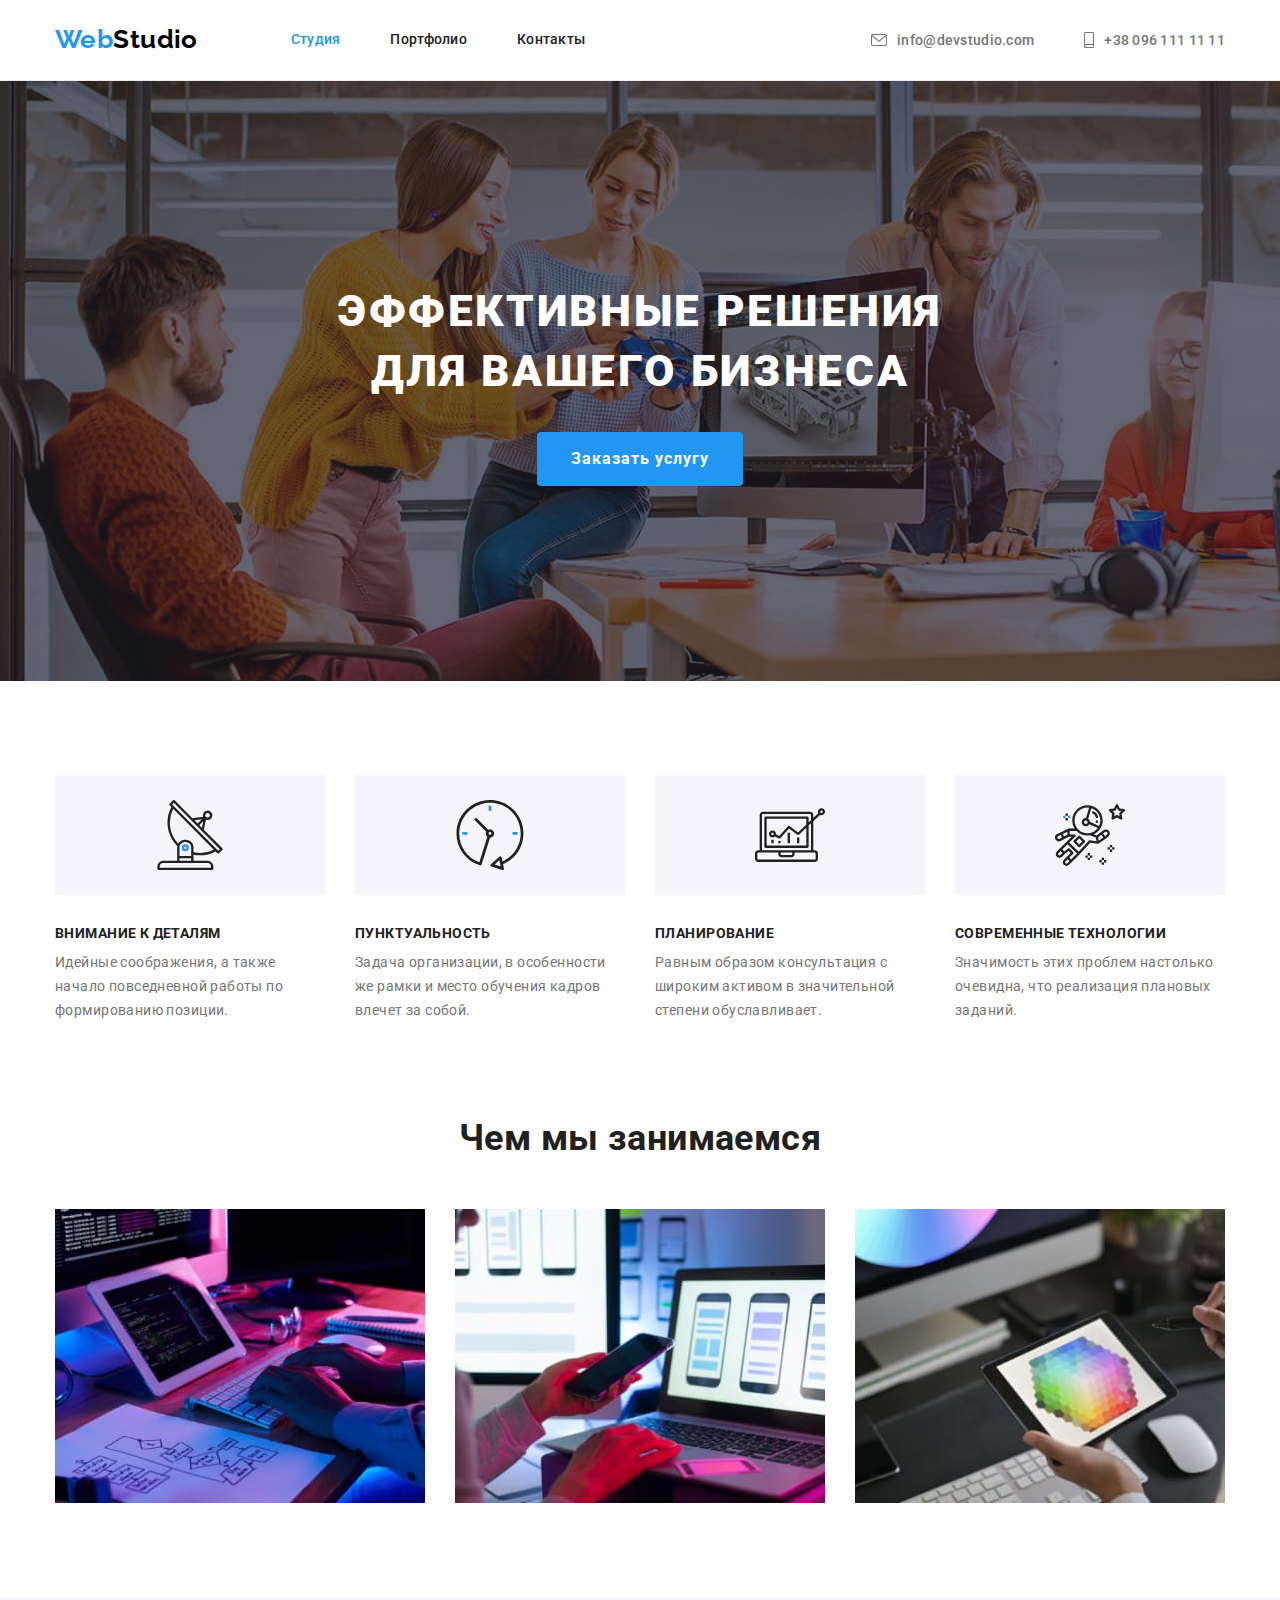
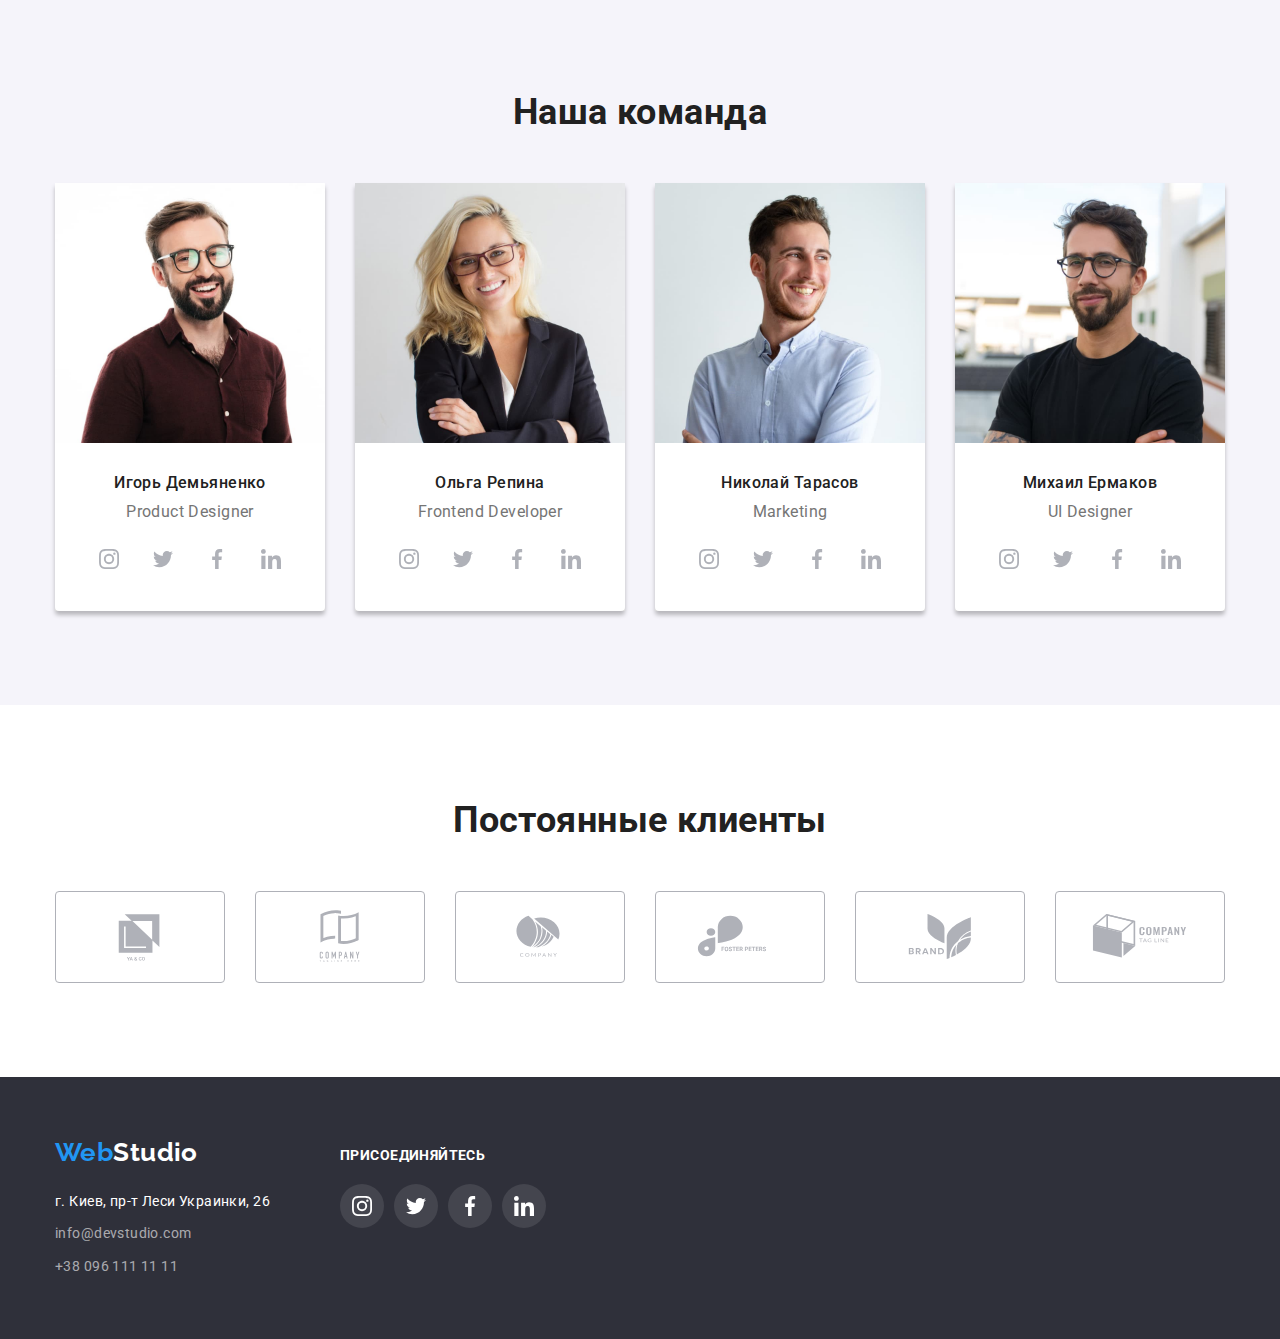
<file: index.html>
<!DOCTYPE html>
<html lang="en">
  <head>
    <meta charset="UTF-8" />
    <meta http-equiv="X-UA-Compatible" content="IE=edge" />
    <meta name="viewport" content="width=device-width, initial-scale=1.0" />
    <title>homework#4</title>
    <link
      href="https://fonts.googleapis.com/css2?family=Raleway:wght@700&family=Roboto:wght@400;500;700;900&display=swap"
      rel="stylesheet"
    />
    <link
      rel="stylesheet"
      href="https://cdnjs.cloudflare.com/ajax/libs/modern-normalize/1.0.0/modern-normalize.css"
    />
    <link rel="stylesheet" href="./css/style.css" />
  </head>
  <body>
    <header class="header">
      <div class="container">
        <!-- nav section -->
        <nav class="navigation">
          <a href="./" class="logo">Web<span class="logo-name">Studio</span></a>
          <ul class="pagination">
            <li class="item">
              <a href="./" class="link current">Студия</a>
            </li>

            <li class="item">
              <a href="./portofolio.html" class="link">Портфолио</a>
            </li>

            <li class="item"><a href="" class="link">Контакты</a></li>
          </ul>
        </nav>
        <!-- my contacts section -->
        <ul class="contacts">
          <li class="item mail">
            <a href="mailto:info@devstudio.com" class="link">
              <svg class="mail-icon">
                <use href="./images/icon.svg#envelope"></use>
              </svg>
              info@devstudio.com</a
            >
          </li>

          <li class="item phone">
            <a href="tel:+380961111111" class="link">
              <svg class="phone-icon">
                <use href="./images/icon.svg#smartphone"></use>
              </svg>
              +38 096 111 11 11</a
            >
          </li>
        </ul>
      </div>
    </header>
    <main>
      <!-- hero section -->
      <section class="hero">
        <div class="container">
          <h1 class="title">Эффективные решения для вашего бизнеса</h1>
          <button class="btn" type="button">Заказать услугу</button>
        </div>
      </section>
      <!-- our soft skills -->
      <section class="section">
        <div class="container">
          <h2 class="visually-hidden">our soft skills</h2>
          <ul class="featurse">
            <li class="item">
              <div class="featurse-card-icon">
                <svg class="featurse-icon">
                  <use href="./images/icon.svg#antenna"></use>
                </svg>
              </div>
              <h3 class="subtitle">Внимание к деталям</h3>
              <p>
                Идейные соображения, а также начало повседневной работы по
                формированию позиции.
              </p>
            </li>

            <li class="item">
              <div class="featurse-card-icon">
                <svg class="featurse-icon">
                  <use href="./images/icon.svg#clock"></use>
                </svg>
              </div>
              <h3 class="subtitle">Пунктуальность</h3>
              <p>
                Задача организации, в особенности же рамки и место обучения
                кадров влечет за собой.
              </p>
            </li>

            <li class="item">
              <div class="featurse-card-icon">
                <svg class="featurse-icon">
                  <use href="./images/icon.svg#diagram"></use>
                </svg>
              </div>
              <h3 class="subtitle">Планирование</h3>
              <p>
                Равным образом консультация с широким активом в значительной
                степени обуславливает.
              </p>
            </li>

            <li class="item">
              <div class="featurse-card-icon">
                <svg class="featurse-icon">
                  <use href="./images/icon.svg#astronaut"></use>
                </svg>
              </div>
              <h3 class="subtitle">Современные технологии</h3>
              <p>
                Значимость этих проблем настолько очевидна, что реализация
                плановых заданий.
              </p>
            </li>
          </ul>
        </div>
      </section>
      <!-- our works section -->
      <section class="section nottop">
        <div class="container work">
          <h2 class="title">Чем мы занимаемся</h2>
          <ul class="work-list">
            <li class="item">
              <img
                src="./images/keyboard.jpg"
                alt="foto keyboard"
                width="370"
              />
            </li>

            <li class="item">
              <img src="./images/laptop.jpg" alt="foto laptop" width="370" />
            </li>
            <li class="item">
              <img src="./images/tablet.jpg" alt="foto tablet" width="370" />
            </li>
          </ul>
        </div>
      </section>
      <!-- our teams section -->
      <section class="section teams">
        <div class="container teams">
          <h2 class="title">Наша команда</h2>
          <ul class="teams-list">
            <li class="item">
              <div class="card">
                <div class="car-thumb">
                  <img
                    src="./images/designer.jpg"
                    alt="foto designer"
                    width="270"
                  />
                </div>
                <div class="card-content">
                  <h3 class="subtitle teams">Игорь Демьяненко</h3>
                  <p class="text">Product Designer</p>

                  <ul class="social-list">
                    <li class="social-item">
                      <a href="" class="social-link">
                        <svg class="social-icon">
                          <use href="./images/icon.svg#instagram"></use>
                        </svg>
                      </a>
                    </li>
                    <li class="social-item">
                      <a href="" class="social-link">
                        <svg class="social-icon">
                          <use href="./images/icon.svg#twitter"></use>
                        </svg>
                      </a>
                    </li>
                    <li class="social-item">
                      <a href="" class="social-link">
                        <svg class="social-icon">
                          <use href="./images/icon.svg#facebook"></use>
                        </svg>
                      </a>
                    </li>
                    <li class="social-item">
                      <a href="" class="social-link">
                        <svg class="social-icon">
                          <use href="./images/icon.svg#linkedin"></use>
                        </svg>
                      </a>
                    </li>
                  </ul>
                </div>
              </div>
            </li>

            <li class="item">
              <div class="card">
                <div class="card-thumb">
                  <img
                    src="./images/developer.jpg"
                    alt="foto developer"
                    width="270"
                  />
                </div>
                <div class="card-content">
                  <h3 class="subtitle teams">Ольга Репина</h3>
                  <p class="text">Frontend Developer</p>
                  <ul class="social-list">
                    <li class="social-item">
                      <a href="" class="social-link">
                        <svg class="social-icon">
                          <use href="./images/icon.svg#instagram"></use>
                        </svg>
                      </a>
                    </li>
                    <li class="social-item">
                      <a href="" class="social-link">
                        <svg class="social-icon">
                          <use href="./images/icon.svg#twitter"></use>
                        </svg>
                      </a>
                    </li>
                    <li class="social-item">
                      <a href="" class="social-link">
                        <svg class="social-icon">
                          <use href="./images/icon.svg#facebook"></use>
                        </svg>
                      </a>
                    </li>
                    <li class="social-item">
                      <a href="" class="social-link">
                        <svg class="social-icon">
                          <use href="./images/icon.svg#linkedin"></use>
                        </svg>
                      </a>
                    </li>
                  </ul>
                </div>
              </div>
            </li>

            <li class="item">
              <div class="card">
                <div class="card-thumb">
                  <img
                    src="./images/marketing.jpg"
                    alt="foto marketing"
                    width="270"
                  />
                </div>
                <div class="card-content">
                  <h3 class="subtitle teams">Николай Тарасов</h3>
                  <p class="text">Marketing</p>
                  <ul class="social-list">
                    <li class="social-item">
                      <a href="" class="social-link">
                        <svg class="social-icon">
                          <use href="./images/icon.svg#instagram"></use>
                        </svg>
                      </a>
                    </li>
                    <li class="social-item">
                      <a href="" class="social-link">
                        <svg class="social-icon">
                          <use href="./images/icon.svg#twitter"></use>
                        </svg>
                      </a>
                    </li>
                    <li class="social-item">
                      <a href="" class="social-link">
                        <svg class="social-icon">
                          <use href="./images/icon.svg#facebook"></use>
                        </svg>
                      </a>
                    </li>
                    <li class="social-item">
                      <a href="" class="social-link">
                        <svg class="social-icon">
                          <use href="./images/icon.svg#linkedin"></use>
                        </svg>
                      </a>
                    </li>
                  </ul>
                </div>
              </div>
            </li>

            <li class="item">
              <div class="card">
                <div class="card-thumb">
                  <img
                    src="./images/UI-designer.jpg"
                    alt="foto UI-designer"
                    width="270"
                  />
                </div>
                <div class="card-content">
                  <h3 class="subtitle teams">Михаил Ермаков</h3>
                  <p class="text">UI Designer</p>
                  <ul class="social-list">
                    <li class="social-item">
                      <a href="" class="social-link">
                        <svg class="social-icon">
                          <use href="./images/icon.svg#instagram"></use>
                        </svg>
                      </a>
                    </li>
                    <li class="social-item">
                      <a href="" class="social-link">
                        <svg class="social-icon">
                          <use href="./images/icon.svg#twitter"></use>
                        </svg>
                      </a>
                    </li>
                    <li class="social-item">
                      <a href="" class="social-link">
                        <svg class="social-icon">
                          <use href="./images/icon.svg#facebook"></use>
                        </svg>
                      </a>
                    </li>
                    <li class="social-item">
                      <a href="" class="social-link">
                        <svg class="social-icon">
                          <use href="./images/icon.svg#linkedin"></use>
                        </svg>
                      </a>
                    </li>
                  </ul>
                </div>
              </div>
            </li>
          </ul>
        </div>
      </section>
      <!-- cliaents section -->
      <section class="section">
        <div class="container clients">
          <h2 class="title">Постоянные клиенты</h2>
          <ul class="clients-list">
            <li class="clients-item">
              <a href="" class="clients-link">
                <svg class="clients-icon">
                  <use href="./images/icon.svg#company-1"></use>
                </svg>
              </a>
            </li>

            <li class="clients-item">
              <a href="" class="clients-link">
                <svg class="clients-icon">
                  <use href="./images/icon.svg#company-2"></use>
                </svg>
              </a>
            </li>

            <li class="clients-item">
              <a href="" class="clients-link">
                <svg class="clients-icon">
                  <use href="./images/icon.svg#company-3"></use>
                </svg>
              </a>
            </li>

            <li class="clients-item">
              <a href="" class="clients-link">
                <svg class="clients-icon">
                  <use href="./images/icon.svg#company-4"></use>
                </svg>
              </a>
            </li>

            <li class="clients-item">
              <a href="" class="clients-link">
                <svg class="clients-icon">
                  <use href="./images/icon.svg#company-5"></use>
                </svg>
              </a>
            </li>

            <li class="clients-item">
              <a href="" class="clients-link">
                <svg class="clients-icon">
                  <use href="./images/icon.svg#company-6"></use>
                </svg>
              </a>
            </li>
          </ul>
        </div>
      </section>
    </main>
    <footer class="footer">
      <div class="container">
        <div class="left-part">
          <div class="footer-logo">
            <a href="./" class="logo"
              >Web<span class="logo name">Studio</span></a
            >
          </div>
          <address class="address">г. Киев, пр-т Леси Украинки, 26</address>
          <ul class="footer-list">
            <li class="item">
              <a href="mailto:info@devstudio.com" class="link"
                >info@devstudio.com</a
              >
            </li>
            <li class="item">
              <a href="tel:+380961111111" class="link">+38 096 111 11 11</a>
            </li>
          </ul>
        </div>
        <div class="right-part">
          <p class="text">присоединяйтесь</p>
          <ul class="footer-social-list">
            <li class="footer-social-item">
              <a href="" class="footer-social-link">
                <svg class="footer-social-icon">
                  <use href="./images/icon.svg#instagram"></use>
                </svg>
              </a>
            </li>
            <li class="footer-social-item">
              <a href="" class="footer-social-link">
                <svg class="footer-social-icon">
                  <use href="./images/icon.svg#twitter"></use>
                </svg>
              </a>
            </li>
            <li class="footer-social-item">
              <a href="" class="footer-social-link">
                <svg class="footer-social-icon">
                  <use href="./images/icon.svg#facebook"></use>
                </svg>
              </a>
            </li>
            <li class="footer-social-item">
              <a href="" class="footer-social-link">
                <svg class="footer-social-icon">
                  <use href="./images/icon.svg#linkedin"></use>
                </svg>
              </a>
            </li>
          </ul>
        </div>
      </div>
    </footer>
  </body>
</html>
</file>
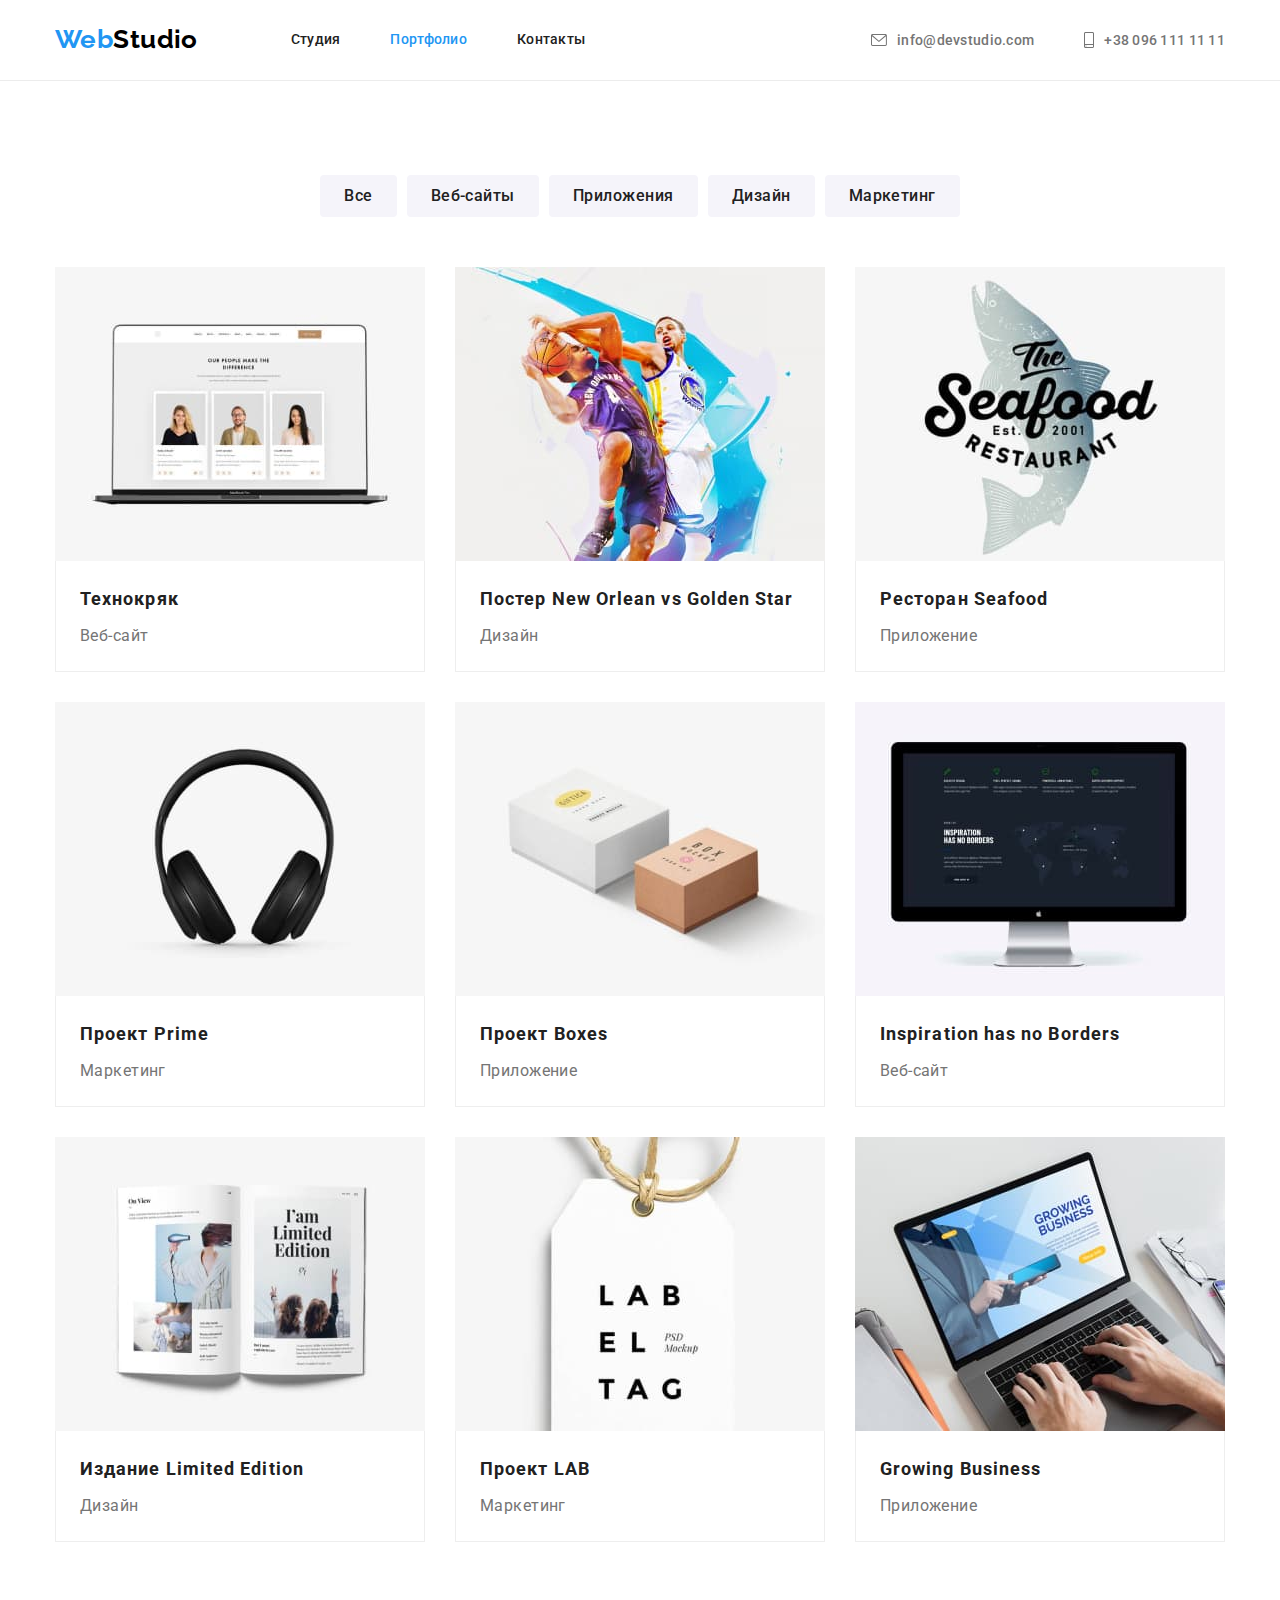
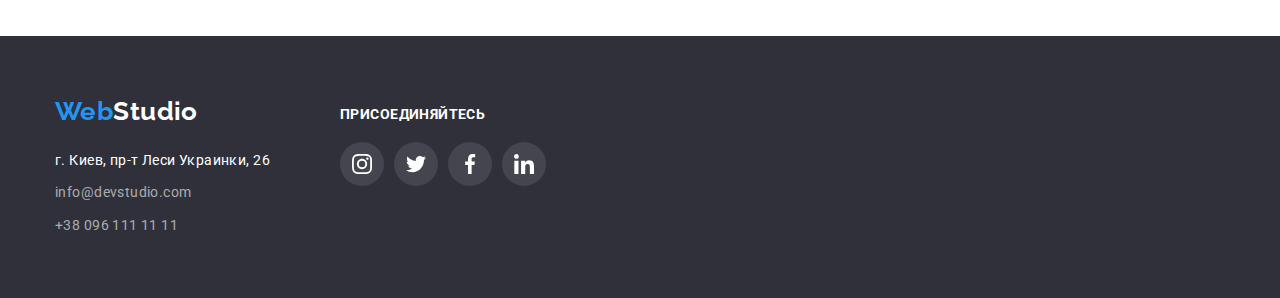
<file: portofolio.html>
<!DOCTYPE html>
<html lang="en">
  <head>
    <meta charset="UTF-8" />
    <meta http-equiv="X-UA-Compatible" content="IE=edge" />
    <meta name="viewport" content="width=device-width, initial-scale=1.0" />
    <title>portofolio</title>
    <link
      href="https://fonts.googleapis.com/css2?family=Raleway:wght@700&family=Roboto:wght@400;500;700;900&display=swap"
      rel="stylesheet"
    />
    <link
      rel="stylesheet"
      href="https://cdnjs.cloudflare.com/ajax/libs/modern-normalize/1.0.0/modern-normalize.css"
    />
    <link rel="stylesheet" href="./css/style.css" />
  </head>
  <body>
    <header class="header">
      <div class="container">
        <!-- nav section -->
        <nav class="navigation">
          <a href="./" class="logo">Web<span class="logo-name">Studio</span></a>
          <ul class="pagination">
            <li class="item">
              <a href="./" class="link">Студия</a>
            </li>

            <li class="item">
              <a href="./portofolio.html" class="link current">Портфолио</a>
            </li>

            <li class="item"><a href="" class="link">Контакты</a></li>
          </ul>
        </nav>
        <!-- my contacts section -->
        <ul class="contacts">
          <li class="item mail">
            <a href="mailto:info@devstudio.com" class="link">
              <svg class="mail-icon">
                <use href="./images/icon.svg#envelope"></use>
              </svg>
              info@devstudio.com</a
            >
          </li>

          <li class="item phone">
            <a href="tel:+380961111111" class="link">
              <svg class="phone-icon">
                <use href="./images/icon.svg#smartphone"></use>
              </svg>
              +38 096 111 11 11</a
            >
          </li>
        </ul>
      </div>
    </header>
    <main class="portofolio">
      <section class="portofolio-section">
        <div class="container">
          <h1 class="visually-hidden">portofolio</h1>
          <ul class="portofolio-list">
            <li class="portofolio-item">
              <button class="btn" type="button">Все</button>
            </li>

            <li class="portofolio-item">
              <button class="btn" type="button">Веб-сайты</button>
            </li>

            <li class="portofolio-item">
              <button class="btn" type="button">Приложения</button>
            </li>

            <li class="portofolio-item">
              <button class="btn" type="button">Дизайн</button>
            </li>

            <li class="portofolio-item">
              <button class="btn" type="button">Маркетинг</button>
            </li>
          </ul>
          <!-- portofolio content section -->
          <ul class="portofolio-content">
            <li class="portofolio-item-page">
              <div class="card">
                <a href="" class="card-link">
                  <div class="card-thumb">
                    <img
                      src="./images/technokryak.jpg"
                      alt="foto laptop"
                      width="370"
                    />
                  </div>
                  <div class="portofolio-card-content">
                    <h2 class="title">Технокряк</h2>
                    <p class="text">Веб-сайт</p>
                  </div>
                </a>
              </div>
            </li>

            <li class="portofolio-item-page">
              <div class="card">
                <a href="" class="card-link">
                  <div class="card-thumb">
                    <img
                      src="./images/poster.jpg"
                      alt="foto of two basketball players"
                      width="370"
                    />
                  </div>
                  <div class="portofolio-card-content">
                    <h2 class="title">Постер New Orlean vs Golden Star</h2>
                    <p class="text">Дизайн</p>
                  </div>
                </a>
              </div>
            </li>

            <li class="portofolio-item-page">
              <div class="card">
                <a href="" class="card-link">
                  <div class="card-thumb">
                    <img
                      src="./images/restaurant-seafood.jpg"
                      alt="logo restaurant-seafood"
                      width="370"
                    />
                  </div>
                  <div class="portofolio-card-content">
                    <h2 class="title">Ресторан Seafood</h2>
                    <p class="text">Приложение</p>
                  </div>
                </a>
              </div>
            </li>

            <li class="portofolio-item-page">
              <div class="card">
                <a href="" class="card-link">
                  <div class="card-thumb">
                    <img
                      src="./images/project-prime.jpg"
                      alt="foto headphones"
                      width="370"
                    />
                  </div>
                  <div class="portofolio-card-content">
                    <h2 class="title">Проект Prime</h2>
                    <p class="text">Маркетинг</p>
                  </div>
                </a>
              </div>
            </li>

            <li class="portofolio-item-page">
              <div class="card">
                <a href="" class="card-link">
                  <div class="card-thumb">
                    <img
                      src="./images/project-boxes.jpg"
                      alt="foto two boxes"
                      width="370"
                    />
                  </div>
                  <div class="portofolio-card-content">
                    <h2 class="title">Проект Boxes</h2>
                    <p class="text">Приложение</p>
                  </div>
                </a>
              </div>
            </li>

            <li class="portofolio-item-page">
              <div class="card">
                <a href="" class="card-link">
                  <div class="card-thumb">
                    <img
                      src="./images/inspiration-has-no-borders.jpg"
                      alt="foto apple pc"
                      width="370"
                    />
                  </div>
                  <div class="portofolio-card-content">
                    <h2 class="title">Inspiration has no Borders</h2>
                    <p class="text">Веб-сайт</p>
                  </div>
                </a>
              </div>
            </li>

            <li class="portofolio-item-page">
              <div class="card">
                <a href="" class="card-link">
                  <div class="card-thumb">
                    <img
                      src="./images/Edition-limited-edition.jpg"
                      alt="foto edition"
                      width="370"
                    />
                  </div>
                  <div class="portofolio-card-content">
                    <h2 class="title">Издание Limited Edition</h2>
                    <p class="text">Дизайн</p>
                  </div>
                </a>
              </div>
            </li>

            <li class="portofolio-item-page">
              <div class="card">
                <a href="" class="card-link">
                  <div class="card-thumb">
                    <img
                      src="./images/project-lab.jpg"
                      alt="logo project-lab"
                      width="370"
                    />
                  </div>
                  <div class="portofolio-card-content">
                    <h2 class="title">Проект LAB</h2>
                    <p class="text">Маркетинг</p>
                  </div>
                </a>
              </div>
            </li>

            <li class="portofolio-item-page">
              <div class="card">
                <a href="" class="card-link">
                  <div class="card-thumb">
                    <img
                      src="./images/growing-business.jpg"
                      alt="foto laptop"
                      width="370"
                    />
                  </div>
                  <div class="portofolio-card-content">
                    <h2 class="title">Growing Business</h2>
                    <p class="text">Приложение</p>
                  </div>
                </a>
              </div>
            </li>
          </ul>
        </div>
      </section>
    </main>
    <footer class="footer">
      <div class="container">
        <div class="left-part">
          <div class="footer-logo">
            <a href="./" class="logo"
              >Web<span class="logo name">Studio</span></a
            >
          </div>
          <address class="address">г. Киев, пр-т Леси Украинки, 26</address>
          <ul class="footer-list">
            <li class="item">
              <a href="mailto:info@devstudio.com" class="link"
                >info@devstudio.com</a
              >
            </li>
            <li class="item">
              <a href="tel:+380961111111" class="link">+38 096 111 11 11</a>
            </li>
          </ul>
        </div>
        <div class="right-part">
          <p class="text">присоединяйтесь</p>
          <ul class="footer-social-list">
            <li class="footer-social-item">
              <a href="" class="footer-social-link">
                <svg class="footer-social-icon">
                  <use href="./images/icon.svg#instagram"></use>
                </svg>
              </a>
            </li>
            <li class="footer-social-item">
              <a href="" class="footer-social-link">
                <svg class="footer-social-icon">
                  <use href="./images/icon.svg#twitter"></use>
                </svg>
              </a>
            </li>
            <li class="footer-social-item">
              <a href="" class="footer-social-link">
                <svg class="footer-social-icon">
                  <use href="./images/icon.svg#facebook"></use>
                </svg>
              </a>
            </li>
            <li class="footer-social-item">
              <a href="" class="footer-social-link">
                <svg class="footer-social-icon">
                  <use href="./images/icon.svg#linkedin"></use>
                </svg>
              </a>
            </li>
          </ul>
        </div>
      </div>
    </footer>
  </body>
</html>
</file>
<file: css/style.css>
/* 
--accent-color: #757575;
--title-color:#212121;
--contacts-footer-color: rgb(255, 255, 255, 0.6);
--footer-bgc-color: #2f303a;
--white-text-color: #ffffff;
--logo-primary-color: #000000;
--active-color:#2196f3;
--card-border-color:#EEEEEE;

font-family: 'Raleway',   sans-serif;
font-family: 'Roboto', sans-serif;

*/
:root {
  --accent-color: #757575;
  --title-color: #212121;
  --contacts-footer-color: rgb(255, 255, 255, 0.6);
  --footer-bgc-color: #2f303a;
  --white-text-color: #ffffff;
  --logo-primary-color: #000000;
  --active-color: #2196f3;
  --header-border-color: #ececec;
  --card-shadow: 0px 1px 3px rgba(0, 0, 0, 0.12),
    0px 1px 1px rgba(0, 0, 0, 0.14), 0px 2px 1px rgba(0, 0, 0, 0.2);
  --card-border-radius: 0px 0px 4px 4px;
  --card-border-color: #eeeeee;
  --teams-bkg-color: #f5f4fa;
  --hero--bgc-color: #c4c4c4;
  --hero-overline-color: rgba(47, 48, 58, 0.4);
  --bkg-soft-color: #f5f4fa;
  --svg-accent-color: #afb1b8;
  --footer-social-bkg: rgba(255, 255, 255, 0.1);
  --box-shadow: 0px 4px 4px rgba(0, 0, 0, 0.25);
  --portofolio-card-shadow: 0px 1px 1px rgba(0, 0, 0, 0.12),
    0px 4px 4px rgba(0, 0, 0, 0.06), 1px 4px 6px rgba(0, 0, 0, 0.16);
  --portofolio-btn-shadow: 0px 3px 1px rgba(0, 0, 0, 0.1),
    0px 1px 2px rgba(0, 0, 0, 0.08), 0px 2px 2px rgba(0, 0, 0, 0.12);
}
/* tag configuration */
li {
  list-style-type: none;
}
a {
  text-decoration: none;
}
h1,
h2,
h3,
h4,
p,
ul {
  margin: 0;
  padding: 0;
}
img,
svg {
  display: block;
  max-width: 100%;
  height: auto;
}
.visually-hidden {
  position: absolute;
  width: 1px;
  height: 1px;
  margin: -1px;
  border: 0;
  padding: 0;

  white-space: nowrap;
  clip-path: inset(100%);
  clip: rect(0 0 0 0);
  overflow: hidden;
}
body {
  font-family: 'Roboto', sans-serif;
  font-weight: 400;
  font-size: 14px;
  line-height: 1.71;
  letter-spacing: 0.03em;
  color: var(--accent-color);
}
.container {
  width: 1200px;
  margin-left: auto;
  margin-right: auto;
  padding-left: 15px;
  padding-right: 15px;
}
/* header section */
.header {
  border-bottom: 1px solid var(--header-border-color);
}
.header .container {
  display: flex;
  justify-content: space-between;
}
.navigation {
  display: flex;
  align-items: center;
}
/* logo section */
.logo {
  padding-top: 24px;
  padding-bottom: 25px;
  font-family: 'Raleway', sans-serif;
  font-weight: 700;
  font-size: 26px;
  line-height: 1.2;
  color: var(--active-color);
}

.logo-name {
  color: var(--logo-primary-color);
}
.logo:hover,
.logo:focus {
  color: var(--active-color);
}

/* nav menu section */
.pagination {
  display: flex;
  margin-left: 93px;
}

.pagination .item + .item {
  margin-left: 50px;
}
.pagination .link {
  padding-top: 32px;
  padding-bottom: 32px;
  font-weight: 500;
  font-size: 14px;
  line-height: 1.15;
  letter-spacing: 0.02em;
  color: var(--title-color);
}
.pagination .link:hover,
.pagination .link:focus {
  color: var(--active-color);
}
.pagination .link.current {
  color: var(--active-color);
}

/* contacts section */
.contacts {
  display: flex;
  align-items: center;
}
.contacts .item + .item {
  margin-left: 50px;
}
.contacts .link {
  display: flex;
  align-items: center;
  padding-top: 32px;
  padding-bottom: 32px;
  font-weight: 500;
  font-size: 14px;
  line-height: 1.15;
  letter-spacing: 0.02em;
  color: var(--accent-color);
}
.contacts .link:hover,
.contacts .link:focus {
  color: var(--active-color);
}

.mail-icon {
  margin-right: 10px;
  width: 16px;
  height: 12px;
  fill: currentColor;
}
.phone-icon {
  margin-right: 10px;
  width: 10px;
  height: 16px;
  fill: currentColor;
}
/* main section */

/* hero section */
.hero {
  max-width: 1600px;
  max-height: 600px;
  padding-top: 200px;
  padding-bottom: 200px;
  text-align: center;
  margin-left: auto;
  margin-right: auto;
  background-color: var(--hero--bgc-color);
  background-image: linear-gradient(
      to right,
      var(--hero-overline-color),
      var(--hero-overline-color)
    ),
    url('../images/teams.jpg');
}
.hero .title {
  max-width: 696px;
  margin-left: auto;
  margin-right: auto;
  margin-bottom: 30px;
  font-weight: 900;
  font-size: 44px;
  line-height: 1.37;

  letter-spacing: 0.06em;
  color: var(--white-text-color);
}

/* button section */
.btn {
  cursor: pointer;
}
.hero .btn {
  padding: 10px 32px;
  min-width: 200px;
  border-radius: 4px;
  border-color: transparent;
  font-family: 'Roboto', sans-serif;
  font-weight: 700;
  font-size: 16px;
  line-height: 1.87;
  letter-spacing: 0.06em;
  color: var(--white-text-color);
  background-color: var(--active-color);
}
/* main text */
.section {
  padding-top: 94px;
  padding-bottom: 94px;
}
.section.nottop {
  padding-top: 0;
}
.section .title {
  font-family: 'Roboto', sans-serif;
  font-weight: 700;
  font-size: 36px;
  line-height: 1.17;
  text-align: center;
  color: var(--title-color);
}
.section .subtitle {
  font-family: Roboto, sans-serif;
  font-weight: 700;
  font-size: 14px;
  line-height: 1.15;
  color: var(--title-color);
}
.section .subtitle.teams {
  font-family: Roboto, sans-serif;
  font-weight: 500;
  font-size: 16px;
  line-height: 1.19;
}
.section .text {
  font-size: 16px;
  line-height: 1.19;
}
.hero .title,
.featurse .subtitle {
  text-transform: uppercase;
}

/* soft skills */

.featurse .subtitle {
  margin-bottom: 10px;
}

.container .featurse {
  display: flex;
  margin-left: -30px;
}

.featurse .item {
  flex-basis: calc(100% / 4 - 30px);
  margin-left: 30px;
}
.featurse-card-icon {
  display: flex;
  justify-content: center;
  align-items: center;
  width: 270px;
  height: 120px;
  margin-bottom: 30px;
  background-color: var(--bkg-soft-color);
  color: var(--title-color);
}
.featurse-icon {
  width: 70px;
  height: 70px;
  fill: currentColor;
}

/* work section */
.container .work-list {
  display: flex;
  margin-left: -30px;
}
.work-list .item {
  flex-basis: calc(100% / 3 - 30px);
  margin-left: 30px;
}
.container.work .title {
  margin-bottom: 50px;
}

/* teams section */
.section.teams {
  background-color: var(--teams-bkg-color);
}
.container.teams .title {
  margin-bottom: 50px;
}
.container .teams-list {
  display: flex;
  margin-left: -30px;
}

.teams-list .item {
  background-color: var(--white-text-color);
  flex-basis: calc(100% / 4 - 30px);
  margin-left: 30px;
}
.card-content {
  text-align: center;
  padding: 30px 0;
}
.teams-list .card {
  box-shadow: var(--box-shadow);
  border-radius: var(--card-border-radius);
}
.subtitle.teams {
  margin-bottom: 10px;
}

.social-list {
  display: flex;
  justify-content: center;
  padding-top: 16px;
  padding-right: 32px;
  padding-left: 32px;
}
.social-item:not(:last-child) {
  margin-right: 10px;
}

.social-link {
  display: flex;
  justify-content: center;
  align-items: center;
  width: 44px;
  height: 44px;
  border-radius: 50%;
  color: var(--svg-accent-color);
}
.social-link:hover,
.social-link:focus {
  background-color: var(--active-color);
  color: var(--white-text-color);
}
.social-icon {
  width: 20px;
  height: 20px;
  fill: currentColor;
}
/* footer section */
.footer {
  padding-top: 60px;
  padding-bottom: 60px;
  background-color: var(--footer-bgc-color);
}
.footer > .container {
  display: flex;
}

/* clients section */

.clients .title {
  margin-bottom: 50px;
}
.clients-list {
  display: flex;
}
.clients-item:not(:last-child) {
  margin-right: 30px;
}

.clients-link {
  display: flex;
  justify-content: center;
  align-items: center;
  width: 170px;
  height: 92px;
  color: var(--svg-accent-color);
  border: 1px solid var(--svg-accent-color);
  border-radius: 4px;
}
.clients-link:hover,
.clients-link:focus {
  box-shadow: none;
  border-color: var(--active-color);
  color: var(--active-color);
}
.clients-icon {
  width: 106px;
  height: 60px;
  fill: currentColor;
}
/* footer left part */
.footer .logo {
  color: var(--active-color);
}
.logo.name {
  color: var(--white-text-color);
}
.footer-logo {
  margin-bottom: 20px;
}
/* address section */
.address {
  margin-bottom: 9px;
  font-family: 'Roboto', sans-serif;
  font-style: normal;
  font-weight: 400;
  font-size: 14px;
  line-height: 1.72;
  color: var(--white-text-color);
}
.footer .link {
  color: var(--contacts-footer-color);
}
.footer .link:hover,
.footer .link:focus {
  color: var(--active-color);
}
.footer-list .item:not(:last-child) {
  margin-bottom: 9px;
}
/* footer right part */
.right-part {
  margin-left: 70px;
}
.right-part > .text {
  font-weight: 700;
  line-height: 1.15;
  padding-top: 10px;
  margin-bottom: 20px;
  color: var(--white-text-color);
  text-transform: uppercase;
}
.footer-social-item:not(:last-child) {
  margin-right: 10px;
}

.footer-social-list {
  display: flex;
  justify-content: flex-start;
}
.footer-social-link {
  display: flex;
  width: 44px;
  height: 44px;
  padding: 12px;
  color: var(--white-text-color);
  background-color: var(--footer-social-bkg);
  border-radius: 50%;
}
.footer-social-link:hover,
.footer-social-link:focus {
  background-color: var(--active-color);
  box-shadow: none;
}
.footer-social-icon {
  width: 20px;
  height: 20px;
  fill: currentColor;
}
/* portofolio section */
.portofolio-section {
  padding-top: 94px;
  padding-bottom: 94px;
}

/* portofolio button */
.portofolio-list {
  display: flex;
  justify-content: center;
  margin-bottom: 50px;
}
.portofolio-item:not(:last-child) {
  margin-right: 10px;
}
.portofolio-section .btn {
  padding: 6px 22px;
  border-color: transparent;
  border-radius: 4px;
  font-family: 'Roboto', sans-serif;
  font-weight: 500;
  font-size: 16px;
  line-height: 1.62;
  letter-spacing: 0.03em;
  color: var(--title-color);
  background-color: var(--teams-bkg-color);
}

.portofolio-section .btn:hover,
.portofolio-section .btn:focus {
  box-shadow: var(--portofolio-btn-shadow);
  color: var(--white-text-color);
  background-color: var(--active-color);
}
.portofolio-section .title {
  margin-bottom: 4px;
  font-family: 'Roboto', sans-serif;
  font-weight: 700;
  font-size: 18px;
  line-height: 2;
  letter-spacing: 0.06em;
  color: var(--title-color);
}
.portofolio-section .text {
  font-weight: normal;
  font-size: 16px;
  line-height: 1.88;
  color: var(--accent-color);
}
/* portofolio content section */
.portofolio-content {
  display: flex;
  flex-wrap: wrap;
  margin-top: -30px;
  margin-left: -30px;
}
.portofolio-item-page {
  flex-basis: calc(100% / 3 - 30px);
  margin-top: 30px;
  margin-left: 30px;
}

.portofolio-card-content {
  padding: 20px 24px;
  text-align: start;
  border-bottom: 1px solid var(--card-border-color);
  border-left: 1px solid var(--card-border-color);
  border-right: 1px solid var(--card-border-color);
}
.portofolio-item-page:hover {
  box-shadow: var(--portofolio-card-shadow);
}
</file>
